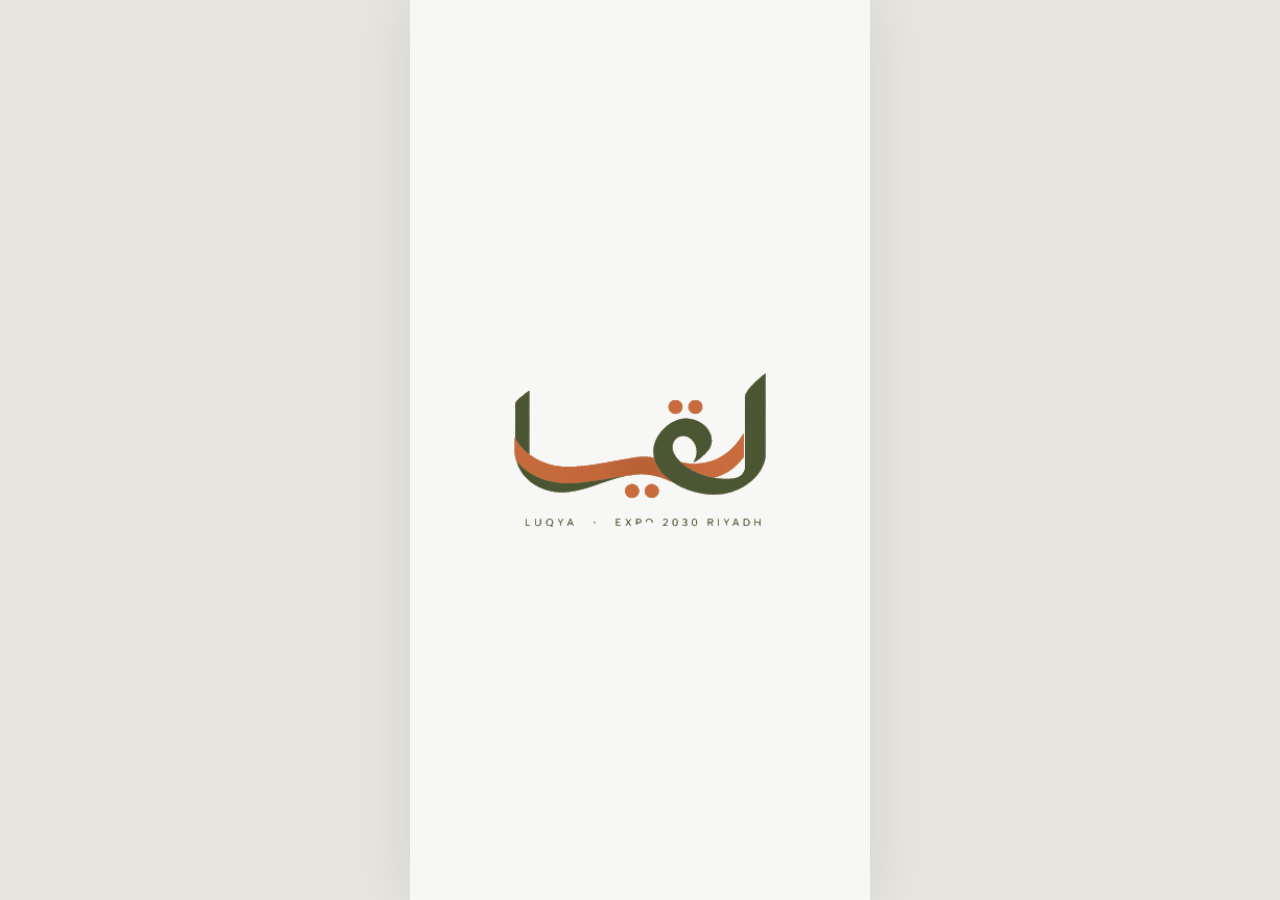
<file: web/index.html>
<!doctype html>
<html lang="ar" dir="rtl">
<head>
<meta charset="utf-8">
<meta name="viewport" content="width=device-width, initial-scale=1">
<title>لقيا</title>
<script>
  // The app opens at home (home.html sends first-time visitors to the onboarding).
  // Old tour links (index.html?scene=…, ?stop=…, ?edit) still land in the tour, now tour.html.
  location.replace((location.search ? 'tour.html' : 'home.html') + location.search + location.hash);
</script>
</head>
<body style="background:#F7F7F5">
  <noscript><a href="home.html">لقيا</a></noscript>
</body>
</html>
</file>
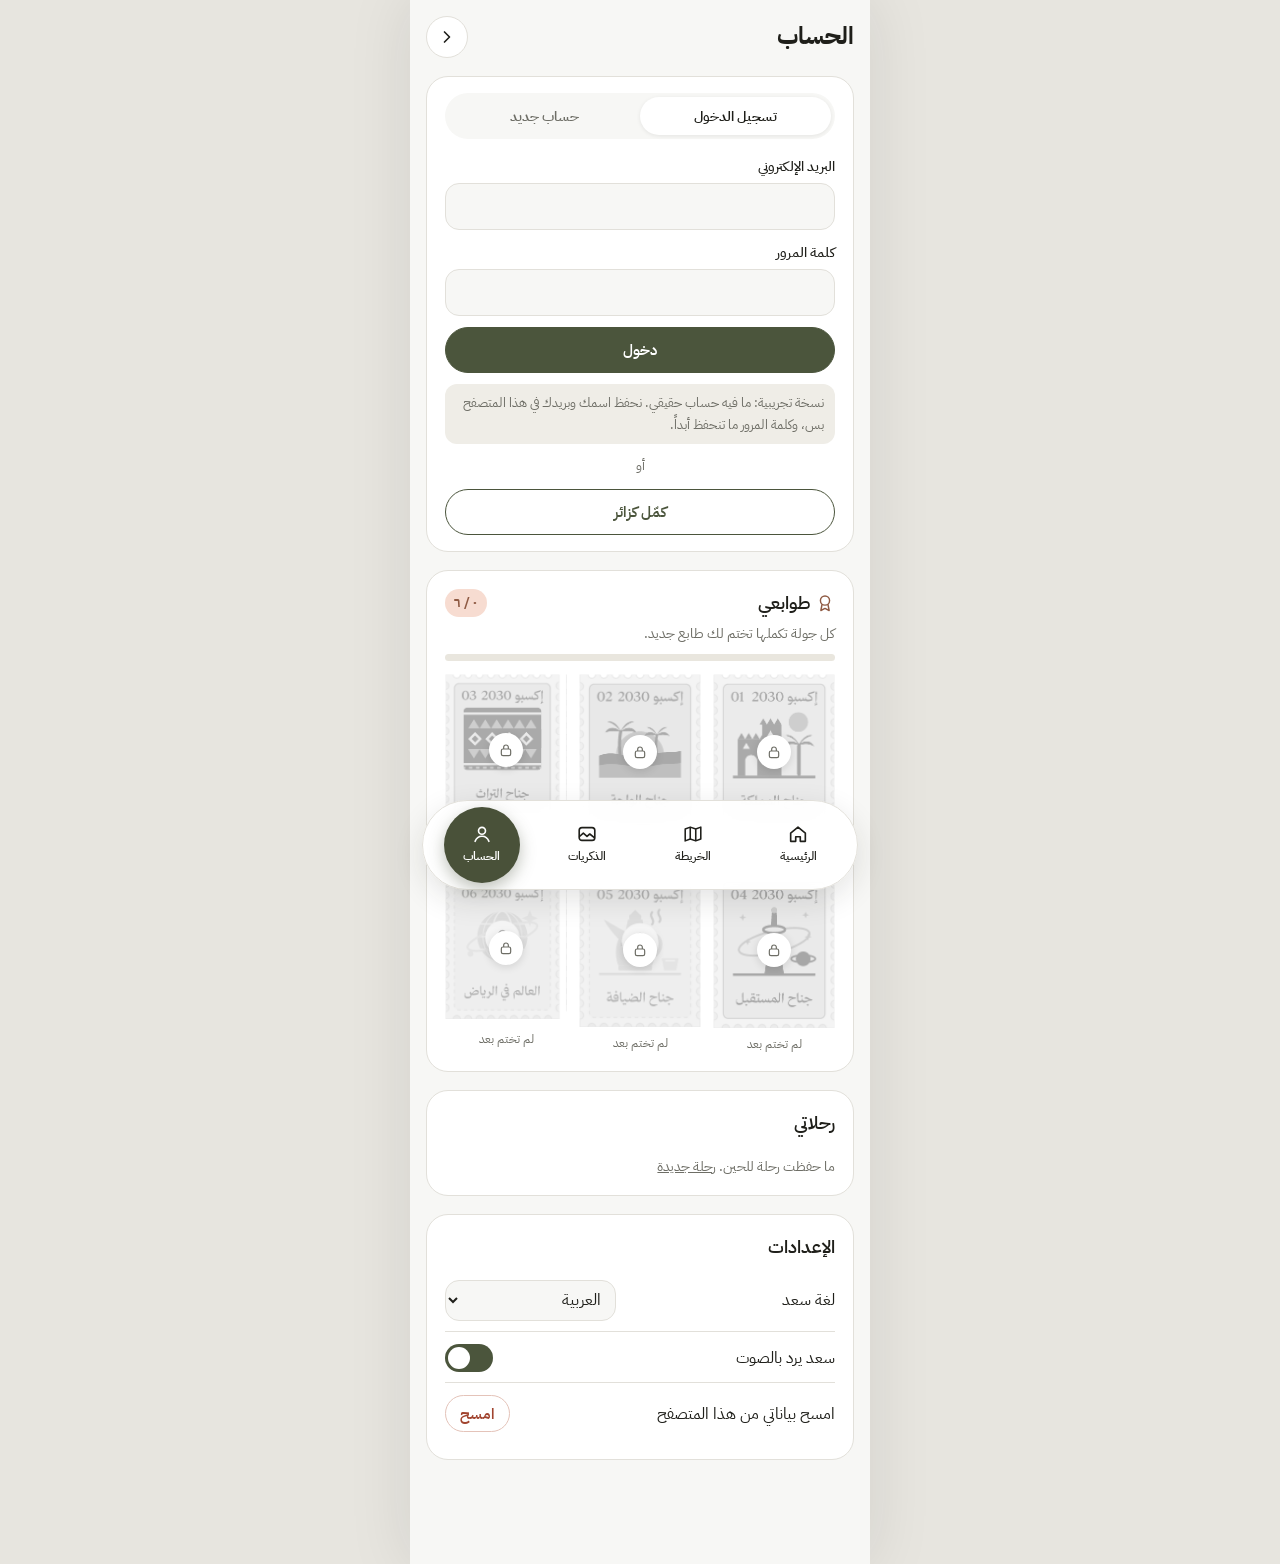
<file: web/account.html>
<!doctype html>
<html lang="ar" dir="rtl">
<head>
<meta charset="utf-8">
<meta name="viewport" content="width=device-width, initial-scale=1">
<title>لقيا · الحساب</title>
<link rel="preconnect" href="https://fonts.googleapis.com">
<link rel="preconnect" href="https://fonts.gstatic.com" crossorigin>
<link href="https://fonts.googleapis.com/css2?family=IBM+Plex+Sans+Arabic:wght@400;500;600;700&display=swap" rel="stylesheet">
<link rel="stylesheet" href="laqya.css">
<style>
  /* The account is a mockup: nothing leaves this browser, and no password is ever kept */
  .demo { margin: 0; font-size: .8rem; color: var(--soft); background: #EFEDE7; border-radius: 12px; padding: .45rem .7rem; }
  .tabs { display: grid; grid-template-columns: 1fr 1fr; background: var(--bg); border-radius: 999px; padding: 4px; }
  .tabs button { font: 600 .9rem var(--font); border: 0; border-radius: 999px; padding: .5rem; background: none; color: var(--soft); cursor: pointer; }
  .tabs button[aria-selected="true"] { background: var(--card); color: var(--ink); box-shadow: 0 1px 4px rgba(0, 0, 0, .08); }
  form { display: grid; gap: .7rem; }
  label.f { display: grid; gap: .25rem; font-size: .86rem; font-weight: 500; }
  input[type="text"], input[type="email"], input[type="password"], select {
    font: inherit; color: var(--ink); background: var(--bg); border: 1px solid var(--line); border-radius: 14px; padding: .65rem .8rem; width: 100%; }
  input:focus, select:focus { outline: 3px solid var(--focus); outline-offset: 1px; }
  .or { text-align: center; color: var(--soft); font-size: .82rem; margin: 0; }
  .link { background: none; border: 0; color: var(--olive); font: 600 .9rem var(--font); cursor: pointer; padding: .3rem; }

  .profile { display: flex; align-items: center; gap: .9rem; }
  .avatar { width: 64px; height: 64px; border-radius: 50%; display: grid; place-items: center; flex: none;
    background: var(--lilac); color: var(--plum); font-size: 1.6rem; font-weight: 700; }
  .profile b { display: block; font-size: 1.2rem; }
  .profile small { color: var(--soft); }
  .stats { display: grid; grid-template-columns: repeat(3, 1fr); gap: .5rem; text-align: center; }
  .stats div { background: var(--bg); border-radius: 16px; padding: .6rem .3rem; }
  .stats b { display: block; font-size: 1.3rem; color: var(--olive); }
  .stats span { font-size: .78rem; color: var(--soft); }

  /* "طوابعي" (Figma): postage stamps, the ones not stamped yet greyed with a lock */
  .stamps-head { display: flex; align-items: center; justify-content: space-between; gap: .6rem; }
  .stamps-head h2 { display: flex; align-items: center; gap: .35rem; }
  .stamps-head h2 svg { width: 20px; height: 20px; color: var(--terra); }
  .count-pill { background: var(--peach); color: var(--terra); font-weight: 700; font-size: .8rem; border-radius: 999px; padding: .15rem .6rem; }
  .meter { height: 7px; border-radius: 99px; background: #E9E6DE; overflow: hidden; margin: .5rem 0 .2rem; }
  .meter i { display: block; height: 100%; background: #C9A24A; border-radius: inherit; transition: width .6s ease; }
  .stamps { display: grid; grid-template-columns: repeat(3, 1fr); gap: .9rem .7rem; margin-top: .8rem; }
  .stamp { display: grid; justify-items: center; gap: .35rem; text-align: center; font-size: .76rem; color: var(--soft); }
  .stamp .pic { position: relative; width: 100%; }
  .stamp img { width: 100%; height: auto; display: block; }
  .stamp:not(.got) img { filter: grayscale(1) contrast(.85); opacity: .5; }
  .stamp .lock { position: absolute; inset: 0; margin: auto; width: 34px; height: 34px; border-radius: 50%; background: #fff;
    display: grid; place-items: center; box-shadow: 0 2px 8px rgba(0, 0, 0, .12); }
  .stamp .lock svg { width: 16px; height: 16px; color: var(--soft); }
  .stamp.got { color: var(--ink); }

  .trips { display: grid; gap: .5rem; margin-top: .6rem; }
  .trip { text-decoration: none; color: inherit; display: flex; gap: .75rem; align-items: center; background: var(--bg); border-radius: 16px; padding: .6rem; }
  .trip img { width: 58px; height: 58px; border-radius: 12px; object-fit: cover; flex: none; }
  .trip p { margin: 0; font-size: .85rem; line-height: 1.6; }
  .trip small { color: var(--soft); font-size: .75rem; }
  .empty { margin: .4rem 0 0; color: var(--soft); font-size: .88rem; }

  .settings { display: grid; gap: .1rem; margin-top: .4rem; }
  .set { display: flex; align-items: center; justify-content: space-between; gap: .8rem; padding: .65rem 0; border-bottom: 1px solid var(--line); }
  .set:last-child { border-bottom: 0; }
  .set select { width: auto; max-width: 11rem; padding: .4rem .6rem; }
  .switch { position: relative; width: 48px; height: 28px; flex: none; }
  .switch input { position: absolute; inset: 0; opacity: 0; cursor: pointer; margin: 0; }
  .switch span { position: absolute; inset: 0; border-radius: 999px; background: #D6D3CA; transition: background .2s; pointer-events: none; }
  .switch span::after { content: ""; position: absolute; top: 3px; inset-inline-start: 3px; width: 22px; height: 22px; border-radius: 50%;
    background: #fff; transition: inset-inline-start .2s; }
  .switch input:checked + span { background: var(--olive); }
  .switch input:checked + span::after { inset-inline-start: 23px; }
  .switch input:focus-visible + span { outline: 3px solid var(--focus); outline-offset: 2px; }
  .danger { color: #A1442F; border-color: #E4C3B9; }
</style>
</head>
<body>
<main class="page">
  <header class="app-top">
    <h1 style="font-size:1.5rem">الحساب</h1>
    <a class="round" href="home.html" aria-label="الرئيسية">
      <svg viewBox="0 0 24 24" aria-hidden="true"><path d="M9 6l6 6-6 6" stroke="currentColor" stroke-width="2" fill="none" stroke-linecap="round" stroke-linejoin="round"/></svg></a>
  </header>

  <!-- Signed out: sign in or make an account (a mockup) -->
  <section class="card" id="auth" hidden>
    <div class="tabs" role="tablist">
      <button type="button" role="tab" id="tabIn" aria-selected="true">تسجيل الدخول</button>
      <button type="button" role="tab" id="tabUp" aria-selected="false">حساب جديد</button>
    </div>
    <form id="authForm" style="margin-top:1rem" novalidate>
      <label class="f" id="nameRow" hidden>الاسم<input type="text" id="name" autocomplete="name" maxlength="30"></label>
      <label class="f">البريد الإلكتروني<input type="email" id="email" autocomplete="email" dir="ltr" required></label>
      <label class="f">كلمة المرور<input type="password" id="password" autocomplete="current-password" dir="ltr"></label>
      <button class="btn primary block" type="submit" id="authBtn">دخول</button>
      <p class="demo">نسخة تجريبية: ما فيه حساب حقيقي. نحفظ اسمك وبريدك في هذا المتصفح بس، وكلمة المرور ما تنحفظ أبداً.</p>
      <p class="or">أو</p>
      <button class="btn block" type="button" id="guestBtn">كمّل كزائر</button>
    </form>
  </section>

  <!-- Signed in -->
  <section class="card" id="me" hidden>
    <div class="profile">
      <span class="avatar" id="avatar" aria-hidden="true"></span>
      <div><b id="meName"></b><small id="meEmail"></small></div>
    </div>
    <div class="stats" style="margin-top:.9rem">
      <div><b id="statStops">٠</b><span>محطة زرتها</span></div>
      <div><b id="statStamps">٠</b><span>طابع</span></div>
      <div><b id="statTrips">٠</b><span>رحلة محفوظة</span></div>
    </div>
  </section>

  <section class="card">
    <div class="stamps-head">
      <h2><svg viewBox="0 0 24 24" aria-hidden="true"><circle cx="12" cy="9" r="5.5" stroke="currentColor" stroke-width="1.7" fill="none"/><path d="M8.5 13.5L7 21l5-2.5 5 2.5-1.5-7.5" stroke="currentColor" stroke-width="1.7" fill="none" stroke-linejoin="round"/></svg>طوابعي</h2>
      <span class="count-pill" id="stampCount"></span>
    </div>
    <p class="lead" style="font-size:.86rem;margin-top:.2rem">كل جولة تكملها تختم لك طابع جديد.</p>
    <div class="meter" aria-hidden="true"><i id="stampMeter" style="width:0"></i></div>
    <div class="stamps" id="stamps"></div>
  </section>

  <section class="card">
    <h2>رحلاتي</h2>
    <div class="trips" id="trips"></div>
  </section>

  <section class="card">
    <h2>الإعدادات</h2>
    <div class="settings">
      <div class="set"><label for="langPick">لغة سعد</label><select id="langPick"></select></div>
      <div class="set"><span id="replyLabel">سعد يرد بالصوت</span>
        <label class="switch"><input type="checkbox" id="replyVoice" aria-labelledby="replyLabel"><span></span></label></div>
      <div class="set"><span>امسح بياناتي من هذا المتصفح</span><button class="btn danger" type="button" id="wipeBtn" style="padding:.4rem .9rem">امسح</button></div>
    </div>
    <button class="link" type="button" id="outBtn" hidden style="margin-top:.4rem">تسجيل الخروج</button>
  </section>
</main>
<nav class="tabbar" data-current="account"></nav>
<script type="module" src="laqya-nav.js"></script>
<script type="module">
import { LANGUAGES, savedLang, rememberLang } from './languages.js';
import { STAMPS, earned, stampDate } from './stamps.js';
import * as trips from './trips.js';

const $ = (id) => document.getElementById(id);
const ar = (n) => Number(n).toLocaleString('ar-SA');
const read = (k, d) => { try { return JSON.parse(localStorage.getItem(k)) ?? d; } catch { return d; } };
const write = (k, v) => { try { localStorage.setItem(k, JSON.stringify(v)); } catch {} };
let signUp = false;
const params = new URLSearchParams(location.search);
const next = params.get('next') === 'home';   // came from the onboarding's welcome: back home once signed in

// ---------- signing in (a mockup) ----------
function setTab(up) {
  signUp = up;
  $('tabIn').setAttribute('aria-selected', String(!up));
  $('tabUp').setAttribute('aria-selected', String(up));
  $('nameRow').hidden = !up;
  $('authBtn').textContent = up ? 'أنشئ حسابي' : 'دخول';
  $('password').autocomplete = up ? 'new-password' : 'current-password';
}
$('tabIn').addEventListener('click', () => setTab(false));
$('tabUp').addEventListener('click', () => setTab(true));
$('authForm').addEventListener('submit', (e) => {
  e.preventDefault();
  const email = $('email').value.trim();
  if (!/^\S+@\S+\.\S+$/.test(email)) { $('email').focus(); $('email').setCustomValidity('اكتب بريد صحيح'); $('email').reportValidity(); return; }
  const name = (signUp && $('name').value.trim()) || email.split('@')[0];
  $('password').value = '';   // never kept
  write('laqya-user', { name, email });
  if (next) return location.replace('home.html');
  draw();
});
$('email').addEventListener('input', () => $('email').setCustomValidity(''));
$('guestBtn').addEventListener('click', () => { write('laqya-user', { name: 'زائر', guest: true }); if (next) return location.replace('home.html'); draw(); });
$('outBtn').addEventListener('click', () => { try { localStorage.removeItem('laqya-user'); } catch {} draw(); });
$('wipeBtn').addEventListener('click', () => {
  if (!confirm('نمسح حسابك وطوابعك ورحلاتك المحفوظة من هذا المتصفح؟')) return;
  try { ['laqya-user', 'laqya-stop', 'laqya-asked', 'laqya-stamps'].forEach((k) => localStorage.removeItem(k)); } catch {}
  trips.clear();   // the saved trips and their films
  draw();
});

// ---------- settings: the same ones the tour reads ----------
$('langPick').replaceChildren(...LANGUAGES.map((l) => new Option(l.name, l.code)));
$('langPick').value = savedLang() || 'ar';
$('langPick').addEventListener('change', () => { rememberLang($('langPick').value); draw(); });
try { $('replyVoice').checked = localStorage.getItem('expo-reply') !== 'text'; } catch {}
$('replyVoice').addEventListener('change', () => { try { localStorage.setItem('expo-reply', $('replyVoice').checked ? 'voice' : 'text'); } catch {} });

// ---------- the passport, the trips, the profile ----------
function draw() {
  const user = read('laqya-user', null);
  const stop = read('laqya-stop', null);
  const saved = trips.list();
  const reached = stop ? Math.max(stop.max || 0, stop.n || 0) : 0;

  // the passport: a pavilion is stamped when its tour is finished (tour.js)
  const mine = earned();
  const LOCK = '<svg viewBox="0 0 24 24"><rect x="5" y="10.5" width="14" height="10" rx="2.5" stroke="currentColor" stroke-width="1.8" fill="none"/><path d="M8.5 10.5V8a3.5 3.5 0 017 0v2.5" stroke="currentColor" stroke-width="1.8" fill="none"/></svg>';
  $('stamps').replaceChildren(...STAMPS.map((s) => {
    const d = document.createElement('div');
    const at = mine[s.id];
    d.className = 'stamp' + (at ? ' got' : '');
    d.innerHTML = `<span class="pic"><img src="${s.img}" alt="طابع ${s.name}">${at ? '' : `<span class="lock" aria-hidden="true">${LOCK}</span>`}</span>`
      + `<span>${at ? stampDate(at) : 'لم تختم بعد'}</span>`;
    return d;
  }));
  const got = STAMPS.filter((s) => mine[s.id]).length;
  $('stampCount').textContent = `${ar(got)} / ${ar(STAMPS.length)}`;
  $('stampMeter').style.width = `${(got / STAMPS.length) * 100}%`;

  $('trips').replaceChildren(...(saved.length ? saved.slice(0, 3).map((t) => {
    const d = document.createElement('a');
    d.className = 'trip';
    d.href = 'memories.html';
    const when = new Date(t.at).toLocaleDateString('ar-SA', { day: 'numeric', month: 'long' });
    const voice = { mine: 'بصوتك', saad: 'بصوت سعد', none: 'بدون صوت' }[t.voice] || '';
    d.innerHTML = '<img alt=""><div><p></p><small></small></div>';
    d.querySelector('img').src = t.thumb || 'img/arches.jpg';
    d.querySelector('p').textContent = t.title || t.story || 'رحلتي';
    d.querySelector('small').textContent = `${when} · ${voice} · ${ar(t.seconds || 0)} ثانية`;
    return d;
  }) : [Object.assign(document.createElement('p'), { className: 'empty', innerHTML: 'ما حفظت رحلة للحين. <a href="memory.html">رحلة جديدة</a>' })]));

  $('auth').hidden = !!user;
  $('me').hidden = !user;
  $('outBtn').hidden = !user;
  if (user) {
    $('avatar').textContent = (user.name || '؟')[0];
    $('meName').textContent = user.name;
    $('meEmail').textContent = user.guest ? 'زائر' : user.email;
    $('statStops').textContent = ar(reached);
    $('statStamps').textContent = ar(got);
    $('statTrips').textContent = ar(saved.length);
  }
}
if (params.get('signup')) setTab(true);
draw();
</script>
</body>
</html>
</file>
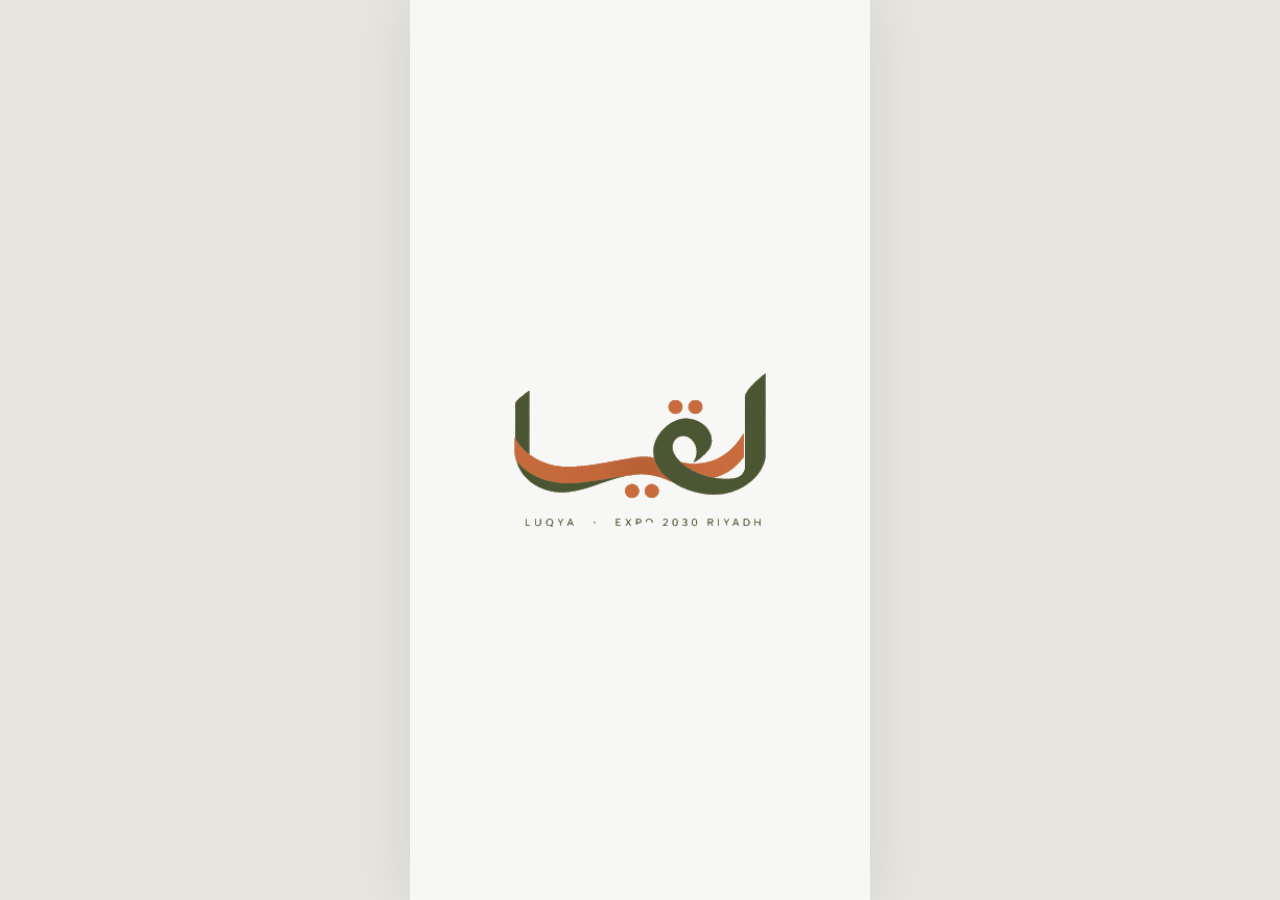
<file: web/home.html>
<!doctype html>
<html lang="ar" dir="rtl">
<head>
<meta charset="utf-8">
<meta name="viewport" content="width=device-width, initial-scale=1">
<title>لقيا</title>
<link rel="preconnect" href="https://fonts.googleapis.com">
<link rel="preconnect" href="https://fonts.gstatic.com" crossorigin>
<link href="https://fonts.googleapis.com/css2?family=IBM+Plex+Sans+Arabic:wght@400;500;600;700&display=swap" rel="stylesheet">
<link rel="stylesheet" href="laqya.css">
<script>
  // first visit: the onboarding (logo, two slides, welcome) comes before home
  try { if (!localStorage.getItem('laqya-onboarded') && !localStorage.getItem('laqya-user')) location.replace('onboarding.html'); } catch {}
</script>
<style>
  /* Home, as the team's Figma draws it */
  .page { padding-top: 0; }
  .hero { position: relative; margin-inline: -16px; height: min(62vh, 430px); background: #D9CBB8 url(img/arches.jpg) center 35% / cover;
    display: grid; align-content: end; padding: 0 20px 1rem; }
  .hero::after { content: ""; position: absolute; inset: 0; background: linear-gradient(180deg, rgba(247, 247, 245, 0) 45%, rgba(247, 247, 245, .85) 78%, var(--bg)); }
  .hero > * { position: relative; z-index: 1; }
  .bell { position: absolute; z-index: 2; top: calc(1rem + env(safe-area-inset-top, 0px)); inset-inline-end: 16px; width: 46px; height: 46px;
    border-radius: 50%; background: #fff; border: 0; display: grid; place-items: center; box-shadow: 0 4px 14px rgba(0, 0, 0, .08); cursor: pointer; }
  .bell svg { width: 22px; height: 22px; }
  .bell::after { content: ""; position: absolute; top: 9px; inset-inline-end: 9px; width: 8px; height: 8px; border-radius: 50%; background: #B4382A; }
  .hero h1 { font-size: clamp(2rem, 9vw, 2.6rem); }
  .hero p { margin: .1rem 0 0; color: var(--soft); }

  .duo { display: grid; grid-template-columns: 1fr 1fr; gap: .75rem; }
  .tile { position: relative; display: grid; grid-template-columns: 1fr 34%; min-height: 205px; border-radius: 24px; overflow: hidden; text-decoration: none; }
  .tile .pic { background: center / cover; }
  .tile .txt { padding: .9rem .75rem 3.4rem; display: grid; align-content: start; gap: .35rem; }
  .tile .badge { width: 36px; height: 36px; border-radius: 50%; display: grid; place-items: center; color: #fff; justify-self: end; }
  .tile .badge svg { width: 18px; height: 18px; }
  .tile b { font-size: 1.05rem; font-weight: 700; color: var(--ink); line-height: 1.35; }
  .tile small { font-size: .78rem; line-height: 1.6; color: #5b5750; }
  .tile .arrow { position: absolute; bottom: .8rem; inset-inline-end: calc(34% + .75rem); width: 34px; height: 34px; border-radius: 50%;
    background: #fff; display: grid; place-items: center; color: var(--ink); }
  .tile .arrow svg { width: 16px; height: 16px; }
  .tile.expo { background: var(--peach); }
  .tile.expo .badge { background: var(--terra); }
  .tile.mem { background: var(--lilac); }
  .tile.mem .badge { background: var(--plum); }

  .resume { display: grid; grid-template-columns: 1fr auto; gap: .9rem; align-items: center; padding: 1rem; border-radius: 24px; }
  .resume h2 { display: flex; align-items: center; gap: .4rem; font-size: 1.1rem; font-weight: 700; }
  .resume h2 svg { width: 20px; height: 20px; }
  .resume p { margin: .3rem 0 .7rem; color: var(--soft); font-size: .86rem; line-height: 1.7; }
  .resume .btn { padding: .5rem 1rem; font-size: .9rem; }
  .thumb { position: relative; width: 120px; height: 82px; border-radius: 16px; background: url(img/dome.jpg) center / cover; display: grid; place-items: center; }
  .thumb span { width: 34px; height: 34px; border-radius: 50%; background: rgba(255, 255, 255, .9); display: grid; place-items: center; }
  .thumb svg { width: 14px; height: 14px; }
  .bar { height: 4px; border-radius: 99px; background: var(--line); margin: -.3rem 0 .7rem; overflow: hidden; }
  .bar i { display: block; height: 100%; background: var(--olive); }

  .more h2 { display: flex; align-items: center; gap: .4rem; font-size: 1.1rem; font-weight: 700; }
  .more h2 svg { width: 18px; height: 18px; }
  .strip { display: grid; grid-auto-flow: column; grid-auto-columns: 48%; gap: .75rem; overflow-x: auto; scrollbar-width: none; margin-top: .6rem; padding-bottom: .2rem; }
  .exp { position: relative; height: 170px; border-radius: 22px; background: center / cover; overflow: hidden; text-decoration: none; color: #fff;
    display: grid; align-content: end; padding: .7rem .8rem; }
  .exp::before { content: ""; position: absolute; inset: 0; background: linear-gradient(180deg, transparent 40%, rgba(20, 18, 14, .7)); }
  .exp b, .exp small { position: relative; }
  .exp b { font-weight: 600; }
  .exp small { opacity: .85; font-size: .78rem; }
  .exp .tag { position: absolute; top: .6rem; inset-inline-start: .6rem; background: rgba(255, 255, 255, .9); color: var(--ink); }
</style>
</head>
<body>
<main class="page">
  <section class="hero">
    <button class="bell" type="button" aria-label="التنبيهات">
      <svg viewBox="0 0 24 24" aria-hidden="true"><path d="M6 16V11a6 6 0 0112 0v5l1.5 2h-15zM10 20.5a2 2 0 004 0" stroke="currentColor" stroke-width="1.7" fill="none" stroke-linejoin="round"/></svg></button>
    <h1>إكسبو أقرب لك</h1>
    <p id="hello">اكتشف العالم من مكانك، أو عِش ذكرياتك من جديد.</p>
  </section>

  <div class="duo">
    <a class="tile expo" href="map.html">
      <span class="txt">
        <span class="badge"><svg viewBox="0 0 24 24" aria-hidden="true"><circle cx="12" cy="12" r="8.5" stroke="currentColor" stroke-width="1.7" fill="none"/><path d="M15 9l-2 4-4 2 2-4z" stroke="currentColor" stroke-width="1.5" fill="none" stroke-linejoin="round"/></svg></span>
        <b>اكتشف الإكسبو</b><small>جولات افتراضية لأجنحة الدول والمعالم المميّزة.</small>
      </span>
      <span class="pic" style="background-image:url(img/dome.jpg)"></span>
      <span class="arrow" aria-hidden="true"><svg viewBox="0 0 24 24"><path d="M19 12H5M11 6l-6 6 6 6" stroke="currentColor" stroke-width="2" fill="none" stroke-linecap="round" stroke-linejoin="round"/></svg></span>
    </a>
    <a class="tile mem" href="memory.html">
      <span class="txt">
        <span class="badge"><svg viewBox="0 0 24 24" aria-hidden="true"><path d="M12 3l1.8 5.5L19.5 10l-5.7 1.6L12 17l-1.8-5.4L4.5 10l5.7-1.5z" stroke="currentColor" stroke-width="1.5" fill="none" stroke-linejoin="round"/></svg></span>
        <b>اصنع ذكرياتك</b><small>حوّل لحظاتك في الإكسبو إلى رحلة تفاعلية بصوتك.</small>
      </span>
      <span class="pic" style="background-image:url(img/arches.jpg)"></span>
      <span class="arrow" aria-hidden="true"><svg viewBox="0 0 24 24"><path d="M19 12H5M11 6l-6 6 6 6" stroke="currentColor" stroke-width="2" fill="none" stroke-linecap="round" stroke-linejoin="round"/></svg></span>
    </a>
  </div>

  <section class="card resume">
    <div>
      <h2><svg viewBox="0 0 24 24" aria-hidden="true"><path d="M4 12a8 8 0 102.3-5.6M4 4v4h4M12 8v4l3 2" stroke="currentColor" stroke-width="1.7" fill="none" stroke-linecap="round" stroke-linejoin="round"/></svg>أكمل رحلتك</h2>
      <p id="resumeText">تابع استكشافك من حيث توقّفت في رحلتك السابقة.</p>
      <div class="bar" id="barWrap" hidden><i id="resumeBar"></i></div>
      <a class="btn primary" id="resume" href="tour.html">متابعة الرحلة
        <svg viewBox="0 0 24 24" width="18" height="18" aria-hidden="true"><path d="M19 12H5M11 6l-6 6 6 6" stroke="currentColor" stroke-width="2" fill="none" stroke-linecap="round" stroke-linejoin="round"/></svg></a>
    </div>
    <a class="thumb" href="tour.html" aria-label="شغّل الجولة"><span><svg viewBox="0 0 24 24" aria-hidden="true"><path d="M8 5.5v13l11-6.5z" fill="currentColor"/></svg></span></a>
  </section>

  <section class="more">
    <h2><svg viewBox="0 0 24 24" aria-hidden="true"><path d="M12 3l1.8 5.5L19.5 10l-5.7 1.6L12 17l-1.8-5.4L4.5 10l5.7-1.5z" stroke="currentColor" stroke-width="1.5" fill="none" stroke-linejoin="round"/></svg>لا تفوّت هذه التجارب</h2>
    <div class="strip">
      <a class="exp" href="tour.html" style="background-image:url(img/dome.jpg)"><span class="tag open">متاح</span><b>جناح المملكة</b><small>٩ محطات مع سعد</small></a>
      <a class="exp" href="memory.html" style="background-image:url(img/arches.jpg)"><b>اصنع ذكرياتك</b><small>رحلتك بصوتك</small></a>
      <a class="exp" href="map.html" style="background-image:url(img/onboard-1.jpg)"><span class="tag soon">قريباً</span><b>أجنحة الدول</b><small>على الخريطة</small></a>
    </div>
  </section>
</main>
<nav class="tabbar" data-current="home"></nav>
<script type="module" src="laqya-nav.js"></script>
<script>
  // where the visitor stopped in the tour (tour.js keeps it)
  try {
    const s = JSON.parse(localStorage.getItem('laqya-stop') || 'null');
    if (s && s.of) {
      const ar = (n) => n.toLocaleString('ar-SA');
      document.getElementById('resumeText').textContent = `وصلت المحطة ${ar(s.n)} من ${ar(s.of)}` + (s.name ? ` · ${s.name}` : '');
      document.getElementById('barWrap').hidden = false;
      document.getElementById('resumeBar').style.width = Math.round((s.n / s.of) * 100) + '%';
      document.getElementById('resume').href = `tour.html?stop=${s.stop}`;
    }
  } catch {}
</script>
</body>
</html>
</file>
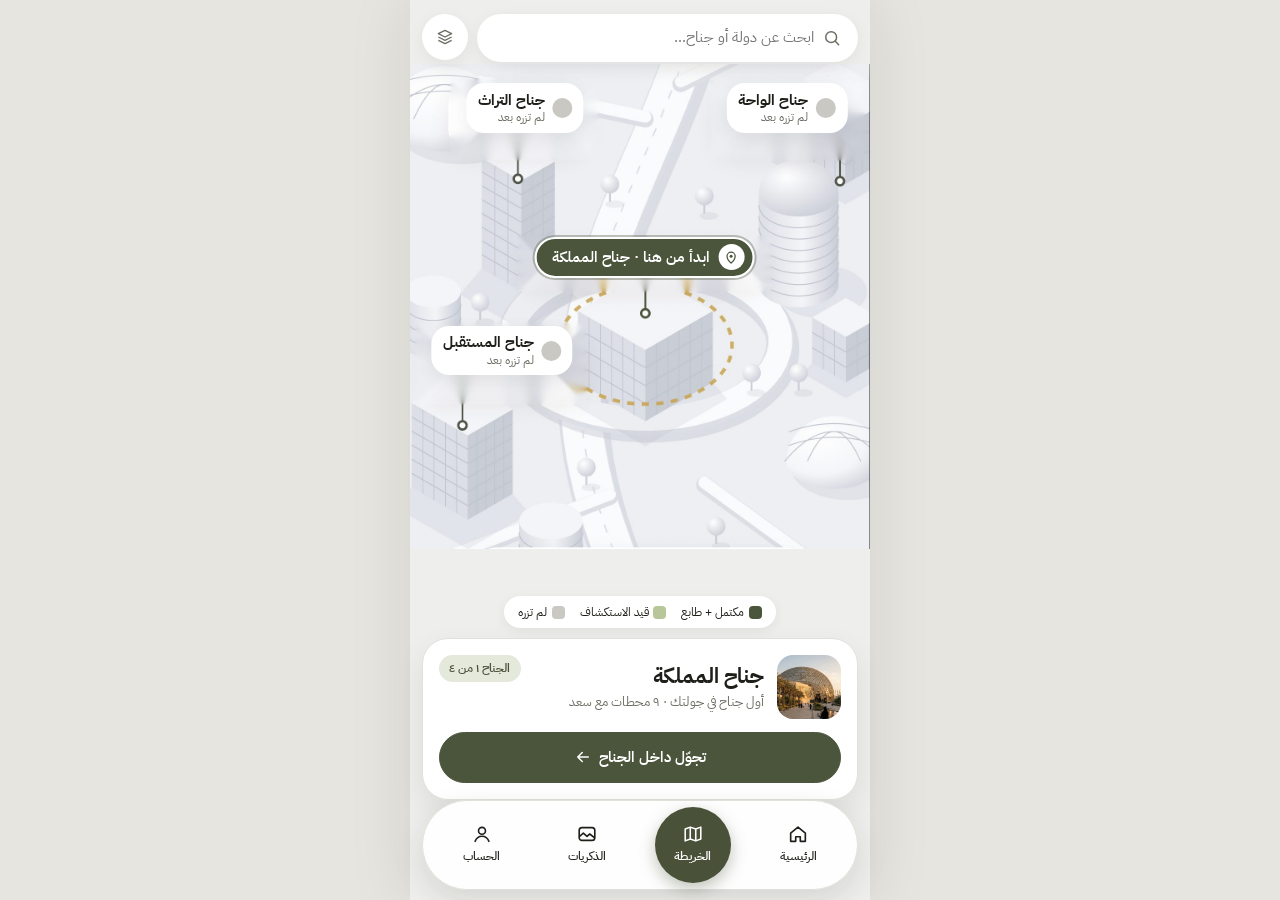
<file: web/map.html>
<!doctype html>
<html lang="ar" dir="rtl">
<head>
<meta charset="utf-8">
<meta name="viewport" content="width=device-width, initial-scale=1">
<title>لقيا · الخريطة</title>
<link rel="preconnect" href="https://fonts.googleapis.com">
<link rel="preconnect" href="https://fonts.gstatic.com" crossorigin>
<link href="https://fonts.googleapis.com/css2?family=IBM+Plex+Sans+Arabic:wght@400;500;600;700&display=swap" rel="stylesheet">
<link rel="stylesheet" href="laqya.css">
<style>
  /* The Expo map, as the team's Figma draws it: a white 3D city, the pavilions as labels, the chosen one in a card below.
     Only the Kingdom pavilion opens (the 3D tour with Saad); the rest show what the app will hold. */
  body { background: #EEEEEC; }
  .stage { position: fixed; inset: 0; background: #EEEEEC; overflow: hidden; }
  .city { position: absolute; left: 50%; top: calc(64px + env(safe-area-inset-top, 0px)); transform: translateX(-50%);
    width: min(100vw, 560px); aspect-ratio: 1104 / 1164; background: url(img/map.jpg) center / cover; }
  .city::before { content: ""; position: absolute; inset: -40px 0 auto; height: 60px; background: linear-gradient(#EEEEEC, transparent); }

  .search { position: fixed; z-index: 5; top: calc(14px + env(safe-area-inset-top, 0px)); inset-inline: 12px; max-width: 536px; margin: 0 auto;
    display: flex; gap: .55rem; }
  .search label { flex: 1; display: flex; align-items: center; gap: .5rem; background: #fff; border-radius: 999px; padding: 0 1rem;
    box-shadow: 0 4px 16px rgba(0, 0, 0, .06); }
  .search input { flex: 1; border: 0; background: none; font: inherit; font-size: .92rem; padding: .7rem 0; min-width: 0; color: var(--ink); }
  .search input:focus { outline: none; }
  .search label:focus-within { outline: 3px solid var(--focus); outline-offset: 2px; }
  .search svg { width: 20px; height: 20px; flex: none; color: var(--soft); }
  .search .round { width: 46px; height: 46px; border: 0; box-shadow: 0 4px 16px rgba(0, 0, 0, .06); }

  /* a pavilion label: white card, status dot, a stem down to its building */
  .pav { position: absolute; transform: translate(-50%, 0); display: flex; align-items: center; gap: .5rem; background: #fff; border: 0;
    border-radius: 18px; padding: .45rem .7rem; box-shadow: 0 6px 18px rgba(0, 0, 0, .08); cursor: pointer; font: inherit; color: var(--ink);
    text-align: start; white-space: nowrap; }
  .pav b { display: block; font-size: clamp(.8rem, 3.4vw, .95rem); font-weight: 700; line-height: 1.3; }
  .pav small { display: block; font-size: clamp(.66rem, 2.7vw, .74rem); color: var(--soft); line-height: 1.3; }
  .pav .st { width: 20px; height: 20px; border-radius: 50%; background: #C9C8C3; flex: none; }
  .pav[aria-pressed="true"] { outline: 2px solid var(--olive); }
  .pav.start { background: var(--olive); color: #fff; border-radius: 999px; padding: .35rem .55rem .35rem 1rem; }
  .pav.start .st { background: #fff; display: grid; place-items: center; width: 26px; height: 26px; }
  .pav.start .st svg { width: 15px; height: 15px; color: var(--olive); }
  .pav.start b { font-size: clamp(.8rem, 3.4vw, .92rem); font-weight: 600; }
  .pav.start[aria-pressed="true"] { outline-color: #fff; box-shadow: 0 0 0 4px rgba(75, 85, 60, .35); }
  .pav.done .st { background: var(--olive); }
  .pav.doing .st { background: #B8C79A; }

  .sheet { position: fixed; z-index: 6; inset-inline: 12px; bottom: calc(100px + env(safe-area-inset-bottom, 0px)); max-width: 536px; margin: 0 auto; display: grid; gap: .6rem; }
  .legend { justify-self: center; display: flex; gap: .9rem; align-items: center; background: #fff; border-radius: 999px; padding: .35rem .9rem;
    font-size: .76rem; box-shadow: 0 4px 14px rgba(0, 0, 0, .06); }
  .legend span { display: inline-flex; align-items: center; gap: .3rem; }
  .legend i { width: 13px; height: 13px; border-radius: 4px; display: inline-block; }
  .card.info { border-radius: 26px; padding: 1rem; display: grid; gap: .8rem; box-shadow: 0 12px 30px rgba(0, 0, 0, .08); }
  .info-top { display: flex; gap: .8rem; align-items: center; }
  .info-top .ph { width: 64px; height: 64px; border-radius: 16px; background: center / cover; flex: none; }
  .info-top .ph.soon { background: var(--peach); display: grid; place-items: center; color: var(--terra); font-weight: 700; font-size: 1.5rem; }
  .info-top div { flex: 1; min-width: 0; }
  .info-top h2 { font-size: 1.3rem; font-weight: 700; line-height: 1.4; }
  .info-top p { margin: 0; color: var(--soft); font-size: .84rem; line-height: 1.6; }
  .count { background: #E5E9DC; color: var(--olive); font-size: .74rem; font-weight: 600; border-radius: 999px; padding: .2rem .65rem; white-space: nowrap; align-self: start; }
  .info .btn { padding: .85rem; }
</style>
</head>
<body>
<div class="stage">
  <div class="city" id="city"></div>
</div>

<div class="search">
  <label><svg viewBox="0 0 24 24" aria-hidden="true"><circle cx="11" cy="11" r="6.5" stroke="currentColor" stroke-width="1.8" fill="none"/><path d="M16 16l4 4" stroke="currentColor" stroke-width="1.8" stroke-linecap="round"/></svg>
    <input type="search" id="q" placeholder="ابحث عن دولة أو جناح..." aria-label="ابحث عن دولة أو جناح"></label>
  <button class="round" type="button" aria-label="طبقات الخريطة">
    <svg viewBox="0 0 24 24" aria-hidden="true"><path d="M12 4l8 4-8 4-8-4zM4 12l8 4 8-4M4 16l8 4 8-4" stroke="currentColor" stroke-width="1.6" fill="none" stroke-linejoin="round"/></svg></button>
</div>

<div class="sheet">
  <div class="legend" aria-hidden="true">
    <span><i style="background:var(--olive)"></i>مكتمل + طابع</span>
    <span><i style="background:#B8C79A"></i>قيد الاستكشاف</span>
    <span><i style="background:#C9C8C3"></i>لم تزره</span>
  </div>
  <article class="card info" id="info" aria-live="polite"></article>
</div>

<nav class="tabbar" data-current="map"></nav>
<script type="module" src="laqya-nav.js"></script>
<script>
  // label positions are where the Figma draws them on this city image (percent of the image)
  const PAVILIONS = [
    { id: 'ksa', name: 'جناح المملكة', open: true, x: 51, y: 36, start: true,
      about: 'أول جناح في جولتك · ٩ محطات مع سعد' },
    { id: 'heritage', name: 'جناح التراث', x: 25, y: 4 },
    { id: 'oasis', name: 'جناح الواحة', x: 82, y: 4 },
    { id: 'future', name: 'جناح المستقبل', x: 20, y: 54 },
  ];
  const $ = (id) => document.getElementById(id);
  const ar = (n) => n.toLocaleString('ar-SA');
  let picked = 'ksa';

  // the Kingdom pavilion's status comes from the tour (tour.js keeps how far the visitor got)
  function ksaState() {
    try {
      const s = JSON.parse(localStorage.getItem('laqya-stop') || 'null');
      if (!s) return '';
      return Math.max(s.max || 0, s.n || 0) >= s.of ? 'done' : 'doing';
    } catch { return ''; }
  }

  function draw() {
    const q = $('q').value.trim();
    const city = $('city');
    city.replaceChildren();
    for (const p of PAVILIONS) {
      if (q && !p.name.includes(q)) continue;
      const b = document.createElement('button');
      b.type = 'button';
      const state = p.open ? ksaState() : '';
      b.className = 'pav' + (p.start ? ' start' : '') + (state ? ' ' + state : '');
      b.style.left = p.x + '%'; b.style.top = p.y + '%';
      b.setAttribute('aria-pressed', String(p.id === picked));
      b.innerHTML = p.start
        ? `<span class="st"><svg viewBox="0 0 24 24" aria-hidden="true"><path d="M12 21s-6.5-5.6-6.5-11a6.5 6.5 0 0113 0c0 5.4-6.5 11-6.5 11z" stroke="currentColor" stroke-width="2" fill="none"/><circle cx="12" cy="10" r="2.4" fill="currentColor"/></svg></span><b>ابدأ من هنا · ${p.name}</b>`
        : `<span class="st"></span><span><b>${p.name}</b><small>${state === 'done' ? 'مكتمل' : 'لم تزره بعد'}</small></span>`;
      b.addEventListener('click', () => { picked = p.id; draw(); });
      city.appendChild(b);
    }
    const i = PAVILIONS.findIndex((p) => p.id === picked);
    const p = PAVILIONS[i];
    $('info').innerHTML = p.open
      ? `<div class="info-top"><span class="ph" style="background-image:url(img/dome.jpg)"></span>
           <div><h2>${p.name}</h2><p>${p.about}</p></div><span class="count">الجناح ${ar(i + 1)} من ${ar(PAVILIONS.length)}</span></div>
         <a class="btn primary block" href="tour.html">تجوّل داخل الجناح
           <svg viewBox="0 0 24 24" width="18" height="18" aria-hidden="true"><path d="M19 12H5M11 6l-6 6 6 6" stroke="currentColor" stroke-width="2" fill="none" stroke-linecap="round" stroke-linejoin="round"/></svg></a>`
      : `<div class="info-top"><span class="ph soon" aria-hidden="true">${p.name.replace(/^جناح (ال)?/, '')[0]}</span>
           <div><h2>${p.name}</h2><p>نجهّز جولته ثلاثية الأبعاد. لين يفتح، ابدأ من جناح المملكة.</p></div><span class="count">قريباً</span></div>
         <button class="btn block" type="button" id="toKsa">روح لجناح المملكة</button>`;
    $('toKsa')?.addEventListener('click', () => { picked = 'ksa'; $('q').value = ''; draw(); });
  }
  $('q').addEventListener('input', () => {
    const hit = PAVILIONS.find((p) => p.name.includes($('q').value.trim()));
    if (hit) picked = hit.id;
    draw();
  });
  draw();
</script>
</body>
</html>
</file>
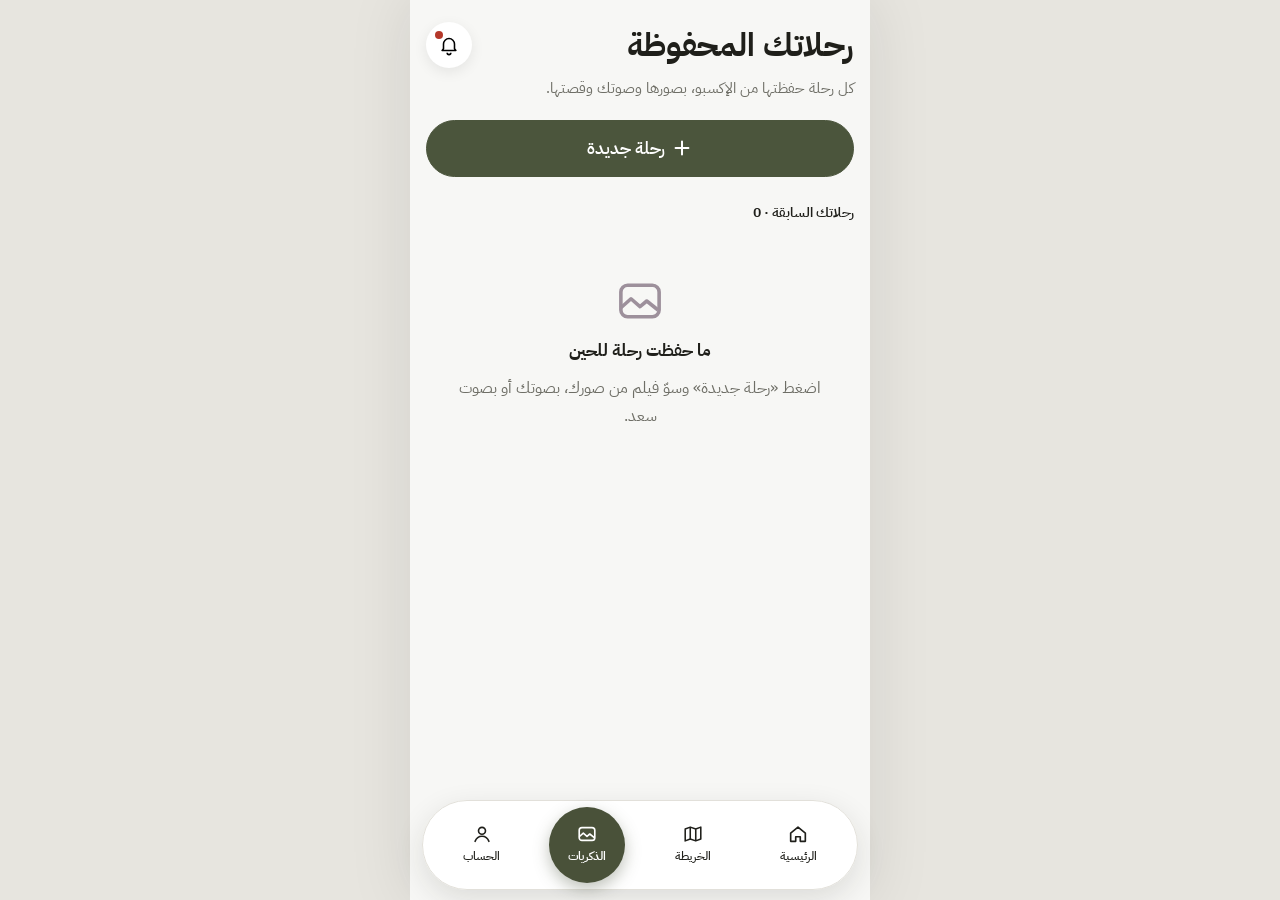
<file: web/memories.html>
<!doctype html>
<html lang="ar" dir="rtl">
<head>
<meta charset="utf-8">
<meta name="viewport" content="width=device-width, initial-scale=1">
<title>لقيا · رحلاتك المحفوظة</title>
<link rel="preconnect" href="https://fonts.googleapis.com">
<link rel="preconnect" href="https://fonts.gstatic.com" crossorigin>
<link href="https://fonts.googleapis.com/css2?family=IBM+Plex+Sans+Arabic:wght@400;500;600;700&display=swap" rel="stylesheet">
<link rel="stylesheet" href="laqya.css">
<style>
  /* "رحلاتك المحفوظة" (Figma): the visitor's saved trip films, newest first; a tap plays one */
  .head { display: flex; align-items: center; justify-content: space-between; gap: .8rem; margin-top: .4rem; }
  .head h1 { font-size: clamp(1.6rem, 7vw, 2rem); }
  .bell { position: relative; width: 46px; height: 46px; border-radius: 50%; background: #fff; border: 0; display: grid; place-items: center;
    box-shadow: 0 4px 14px rgba(0, 0, 0, .08); cursor: pointer; flex: none; }
  .bell svg { width: 22px; height: 22px; }
  .bell::after { content: ""; position: absolute; top: 9px; inset-inline-end: 9px; width: 8px; height: 8px; border-radius: 50%; background: #B4382A; }
  .lead { margin-top: -.6rem; font-size: .92rem; }
  .new { padding: .95rem; font-size: 1.05rem; }
  .new svg { width: 22px; height: 22px; }
  .bar-row { display: flex; align-items: center; justify-content: space-between; margin-top: .3rem; font-size: .9rem; }
  .bar-row b { font-weight: 600; }
  .sort { background: none; border: 0; font: 500 .85rem var(--font); color: var(--soft); cursor: pointer; padding: .2rem; }
  .trips { display: grid; gap: .8rem; }
  .trip { display: flex; align-items: center; gap: .9rem; padding: .7rem; border-radius: 22px; background: var(--card);
    border: 1px solid var(--line); cursor: pointer; text-align: start; font: inherit; color: inherit; width: 100%; }
  .trip:focus-visible { outline: 3px solid var(--focus); outline-offset: 2px; }
  .thumb { position: relative; width: 74px; height: 74px; border-radius: 16px; flex: none; background: #D9D3C7 center / cover; display: grid; place-items: center; }
  .thumb span { width: 30px; height: 30px; border-radius: 50%; background: rgba(255, 255, 255, .92); display: grid; place-items: center; }
  .thumb svg { width: 12px; height: 12px; color: var(--ink); }
  .trip .txt { flex: 1; min-width: 0; }
  .trip b { display: block; font-size: 1.05rem; font-weight: 700; line-height: 1.5; white-space: nowrap; overflow: hidden; text-overflow: ellipsis; }
  .trip small { display: block; color: var(--soft); font-size: .8rem; }
  .trip .chev { color: var(--soft); flex: none; }
  .trip .chev svg { width: 18px; height: 18px; }
  .empty { text-align: center; padding: 2rem 1rem; color: var(--soft); display: grid; gap: .5rem; justify-items: center; }
  .empty svg { width: 54px; height: 54px; color: var(--plum); opacity: .6; }
  .empty b { color: var(--ink); font-size: 1.05rem; }

  /* a trip, playing */
  .sheet { position: fixed; inset: 0; z-index: 40; display: grid; place-items: center; padding: 16px; background: rgba(20, 18, 14, .62);
    -webkit-backdrop-filter: blur(6px); backdrop-filter: blur(6px); }
  .sheet[hidden] { display: none; }
  .sheet .box { width: min(380px, 100%); max-height: 100%; overflow-y: auto; background: var(--bg); border-radius: 26px; padding: 1rem; display: grid; gap: .7rem; }
  .sheet video { width: 100%; max-height: 62vh; border-radius: 18px; background: #000; display: block; }
  .sheet h2 { font-size: 1.15rem; }
  .sheet p { margin: 0; color: var(--soft); font-size: .86rem; line-height: 1.7; white-space: pre-line; }
  .sheet .row { display: flex; gap: .5rem; flex-wrap: wrap; }
  .sheet .row .btn { flex: 1; padding: .6rem .8rem; }
  .sheet .danger { color: #A1442F; border-color: #E4C3B9; }
  .sheet .close { justify-self: center; background: none; border: 0; color: var(--soft); font: 500 .9rem var(--font); cursor: pointer; padding: .3rem; }
  .status { margin: 0; font-size: .84rem; color: var(--soft); min-height: 1.2em; }
</style>
</head>
<body>
<main class="page">
  <header class="head">
    <h1>رحلاتك المحفوظة</h1>
    <button class="bell" type="button" aria-label="التنبيهات">
      <svg viewBox="0 0 24 24" aria-hidden="true"><path d="M6 16V11a6 6 0 0112 0v5l1.5 2h-15zM10 20.5a2 2 0 004 0" stroke="currentColor" stroke-width="1.7" fill="none" stroke-linejoin="round"/></svg></button>
  </header>
  <p class="lead">كل رحلة حفظتها من الإكسبو، بصورها وصوتك وقصتها.</p>

  <a class="btn primary block new" href="memory.html">
    <svg viewBox="0 0 24 24" aria-hidden="true"><path d="M12 5v14M5 12h14" stroke="currentColor" stroke-width="2.2" stroke-linecap="round"/></svg>
    رحلة جديدة</a>

  <div class="bar-row">
    <b id="count"></b>
    <button class="sort" type="button" id="sortBtn" aria-live="polite">الأحدث أولاً</button>
  </div>
  <div class="trips" id="trips"></div>
</main>

<div class="sheet" id="sheet" hidden role="dialog" aria-modal="true" aria-labelledby="sheetTitle">
  <div class="box">
    <video id="player" controls playsinline></video>
    <h2 id="sheetTitle"></h2>
    <p id="sheetMeta"></p>
    <div class="row">
      <a class="btn primary" id="dl" download>⬇ حمّل</a>
      <button class="btn" type="button" id="shareBtn">↗ شارك</button>
      <button class="btn danger" type="button" id="delBtn">احذف</button>
    </div>
    <p class="status" id="status" aria-live="polite"></p>
    <button class="close" type="button" id="closeBtn">إغلاق</button>
  </div>
</div>

<nav class="tabbar" data-current="memories"></nav>
<script type="module" src="laqya-nav.js"></script>
<script type="module">
import * as trips from './trips.js';

const $ = (id) => document.getElementById(id);
const ar = (n) => String(Number(n) || 0);   // the design writes numbers in Latin digits (14 أكتوبر 2026 · 6 صور)
const day = (t) => new Date(t).toLocaleDateString('ar-SA-u-ca-gregory-nu-latn', { day: 'numeric', month: 'long', year: 'numeric' });
const PLAY = '<svg viewBox="0 0 24 24"><path d="M8 5.5v13l11-6.5z" fill="currentColor"/></svg>';
const CHEV = '<svg viewBox="0 0 24 24"><path d="M15 6l-6 6 6 6" stroke="currentColor" stroke-width="2" fill="none" stroke-linecap="round" stroke-linejoin="round"/></svg>';
let newestFirst = true;
let open = null, url = null;

function meta(t) {
  return `${day(t.at)} · ${ar(t.photos || 0)} صور · ${trips.clock(t.seconds || 0)}`;
}

function draw() {
  const all = trips.list().sort((a, b) => (newestFirst ? b.at - a.at : a.at - b.at));
  $('count').textContent = `رحلاتك السابقة · ${ar(all.length)}`;
  $('sortBtn').textContent = newestFirst ? 'الأحدث أولاً' : 'الأقدم أولاً';
  $('sortBtn').hidden = all.length < 2;
  if (!all.length) {
    $('trips').innerHTML = `<div class="empty">
      <svg viewBox="0 0 24 24" aria-hidden="true"><rect x="3.5" y="5" width="17" height="14" rx="3" stroke="currentColor" stroke-width="1.6" fill="none"/><path d="M3.5 15l4.5-4 4 3.5 3-2.5 5 4" stroke="currentColor" stroke-width="1.6" fill="none" stroke-linejoin="round"/></svg>
      <b>ما حفظت رحلة للحين</b><span>اضغط «رحلة جديدة» وسوّ فيلم من صورك، بصوتك أو بصوت سعد.</span></div>`;
    return;
  }
  $('trips').replaceChildren(...all.map((t) => {
    const b = document.createElement('button');
    b.type = 'button';
    b.className = 'trip';
    b.innerHTML = `<span class="thumb"><span>${PLAY}</span></span><span class="txt"><b></b><small></small></span><span class="chev" aria-hidden="true">${CHEV}</span>`;
    if (t.thumb) b.querySelector('.thumb').style.backgroundImage = `url(${t.thumb})`;
    b.querySelector('b').textContent = t.title || 'رحلتي';
    b.querySelector('small').textContent = meta(t);
    b.setAttribute('aria-label', `${t.title || 'رحلتي'}، ${meta(t)}`);
    b.addEventListener('click', () => show(t));
    return b;
  }));
}

async function show(t) {
  open = t;
  $('sheetTitle').textContent = t.title || 'رحلتي';
  $('sheetMeta').textContent = [meta(t), t.story].filter(Boolean).join('\n');
  $('status').textContent = '';
  const blob = t.hasFilm ? await trips.film(t.id) : null;
  if (url) URL.revokeObjectURL(url);
  url = blob ? URL.createObjectURL(blob) : null;
  $('player').hidden = !url;
  $('dl').hidden = !url;
  $('shareBtn').hidden = !url;
  if (url) {
    $('player').src = url;
    $('dl').href = url;
    $('dl').download = `laqya-${new Date(t.at).toISOString().slice(0, 10)}.${(t.type || '').includes('mp4') ? 'mp4' : 'webm'}`;
  } else {
    $('status').textContent = t.id.startsWith('old')
      ? 'هالرحلة انحفظت قبل التحديث، وقتها ما كان الفيلم نفسه ينحفظ معها. الرحلات الجديدة تنحفظ بفيلمها وتقدر تشغّلها من هنا.'
      : 'الفيلم نفسه مو محفوظ في هالمتصفح (يمكن انمسحت بيانات المتصفح)، بس القصة باقية.';
  }
  $('sheet').hidden = false;
  if (url) $('player').play().catch(() => {});
}
function close() {
  $('player').pause();
  $('sheet').hidden = true;
  open = null;
}
$('closeBtn').addEventListener('click', close);
$('sheet').addEventListener('click', (e) => { if (e.target === $('sheet')) close(); });
addEventListener('keydown', (e) => { if (e.key === 'Escape' && !$('sheet').hidden) close(); });
$('delBtn').addEventListener('click', async () => {
  if (!open || !confirm('نحذف هالرحلة من هذا المتصفح؟')) return;
  await trips.remove(open.id);
  close();
  draw();
});
$('shareBtn').addEventListener('click', async () => {
  if (!open || !url) return;
  const blob = await (await fetch(url)).blob();
  const file = new File([blob], $('dl').download, { type: blob.type });
  try {
    if (navigator.canShare?.({ files: [file] })) await navigator.share({ files: [file], title: open.title, text: `${open.title} · لقيا` });
    else if (navigator.share) { await navigator.share({ title: open.title, text: `${open.title} · رحلتي مع لقيا`, url: location.origin }); $('status').textContent = 'المتصفح هذا ما يرسل الفيديو نفسه: حمّله وأرفقه.'; }
    else $('status').textContent = 'المتصفح هذا ما يدعم المشاركة. حمّل الرحلة وشاركها من جهازك.';
  } catch (e) { if (e.name !== 'AbortError') $('status').textContent = 'ما قدرت أشارك الحين.'; }
});
$('sortBtn').addEventListener('click', () => { newestFirst = !newestFirst; draw(); });
draw();
</script>
</body>
</html>
</file>
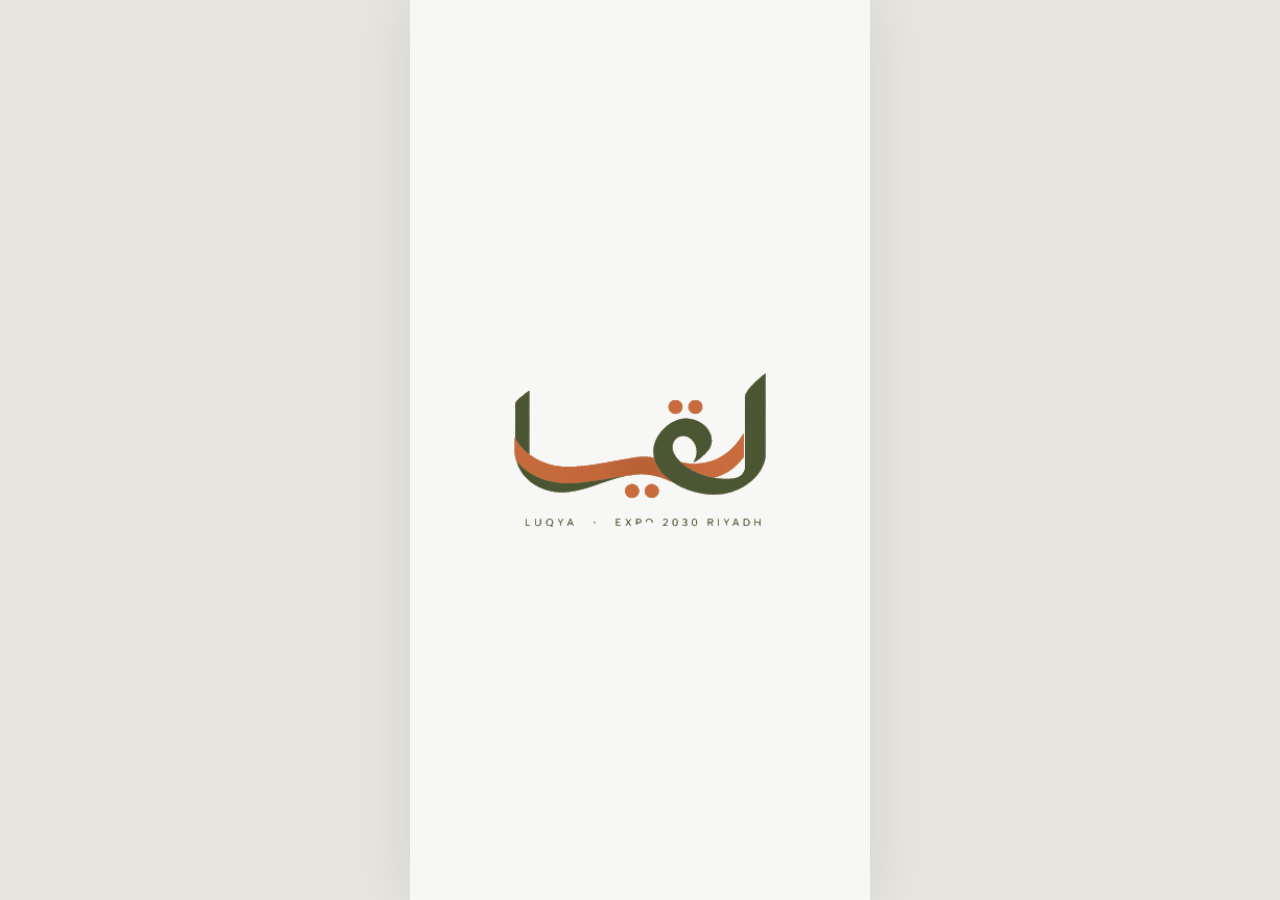
<file: web/onboarding.html>
<!doctype html>
<html lang="ar" dir="rtl">
<head>
<meta charset="utf-8">
<meta name="viewport" content="width=device-width, initial-scale=1">
<title>لقيا · أهلاً</title>
<link rel="preconnect" href="https://fonts.googleapis.com">
<link rel="preconnect" href="https://fonts.gstatic.com" crossorigin>
<link href="https://fonts.googleapis.com/css2?family=IBM+Plex+Sans+Arabic:wght@400;500;600;700&display=swap" rel="stylesheet">
<link rel="stylesheet" href="laqya.css">
<style>
  /* The first visit, as the team's Figma draws it: the logo, two slides, then the welcome with sign-in choices */
  body { overflow: hidden; }
  .screen { position: fixed; inset: 0; display: grid; transition: opacity .5s ease; }
  .screen[hidden] { display: none !important; }
  .logo { font-weight: 700; color: var(--olive); line-height: 1; letter-spacing: 0; }
  .logo span { color: var(--terra); }

  /* the logo */
  #splash { place-items: center; background: var(--bg); text-align: center; }
  .splash-logo { width: min(62vw, 260px); height: auto; }
  .slide header img { width: 92px; height: auto; }
  #splash.out { opacity: 0; }

  /* the two slides: a full photo, the words at the bottom */
  .slide { background: #2A2722 center / cover; color: #fff; grid-template-rows: auto 1fr auto; isolation: isolate; }
  .slide::before { content: ""; position: absolute; inset: 0; z-index: -1;
    background: linear-gradient(180deg, rgba(247, 240, 230, .55) 0%, rgba(20, 18, 14, 0) 30%, rgba(20, 18, 14, .15) 50%, rgba(20, 18, 14, .85) 100%); }
  .slide header { display: flex; justify-content: space-between; align-items: center; padding: calc(1rem + env(safe-area-inset-top, 0px)) 20px 0; }
  .slide header .logo { font-size: 2rem; }
  .skip { background: none; border: 0; color: var(--ink); font: 500 .95rem var(--font); cursor: pointer; padding: .4rem; }
  .slide .words { grid-row: 3; max-width: 560px; width: 100%; margin: 0 auto; padding: 0 20px calc(1.4rem + env(safe-area-inset-bottom, 0px));
    text-align: center; display: grid; gap: .6rem; }
  .slide h1 { color: #fff; font-size: clamp(1.6rem, 6.5vw, 2.1rem); }
  .slide p { margin: 0; opacity: .9; line-height: 1.85; }
  .dots { display: flex; justify-content: center; gap: 6px; margin: .5rem 0 .3rem; }
  .dots i { width: 7px; height: 7px; border-radius: 99px; background: rgba(255, 255, 255, .45); }
  .dots i.on { width: 22px; background: #fff; }
  .nav { display: flex; justify-content: space-between; gap: .6rem; }
  .nav .btn { min-width: 96px; }
  .nav .btn.ghost { border-color: rgba(255, 255, 255, .7); color: #fff; }
  .nav .btn.primary { border-color: var(--olive); }

  /* the welcome */
  #welcome { background: var(--bg); overflow-y: auto; align-content: start; }
  .w-hero { position: relative; height: 46vh; min-height: 260px; background: #3A352C url(img/arches.jpg) center 30% / cover; }
  .w-hero::after { content: ""; position: absolute; inset: 0; background: linear-gradient(180deg, rgba(247, 247, 245, 0) 55%, var(--bg)); }
  .lang { position: absolute; z-index: 1; top: calc(1rem + env(safe-area-inset-top, 0px)); inset-inline-end: 16px;
    font: 500 .85rem var(--font); background: rgba(255, 255, 255, .92); color: var(--ink); border: 0; border-radius: 999px; padding: .35rem .8rem; cursor: pointer; }
  .w-body { max-width: 560px; width: 100%; margin: -2.2rem auto 0; position: relative; padding: 0 20px calc(1.5rem + env(safe-area-inset-bottom, 0px));
    display: grid; gap: .7rem; }
  .w-body p.lead { line-height: 1.9; }
  .or { display: flex; align-items: center; gap: .6rem; color: var(--soft); font-size: .82rem; margin: .2rem 0; }
  .or::before, .or::after { content: ""; flex: 1; height: 1px; background: var(--line); }
  .social { display: grid; grid-template-columns: 1fr 1fr; gap: .6rem; }
  .social .btn { border-color: var(--line); color: var(--ink); background: var(--card); }
  .social .btn.apple { background: #111; color: #fff; border-color: #111; }
  .social svg { width: 20px; height: 20px; }
  .guest { background: none; border: 0; font: 600 .95rem var(--font); color: var(--olive); cursor: pointer; padding: .5rem; justify-self: center; }
  .terms { margin: 0; text-align: center; font-size: .74rem; color: var(--soft); }
  .toast { position: fixed; z-index: 30; bottom: calc(1.2rem + env(safe-area-inset-bottom, 0px)); left: 50%; transform: translateX(-50%);
    background: var(--ink); color: #fff; border-radius: 999px; padding: .5rem 1rem; font-size: .88rem; white-space: nowrap; }
  @media (prefers-reduced-motion: reduce) { .screen { transition: none; } }
</style>
</head>
<body>
<section class="screen" id="splash" aria-label="لقيا">
  <img class="splash-logo" src="img/logo.png" alt="لقيا · Luqya, Expo 2030 Riyadh">
</section>

<section class="screen slide" id="slide1" style="background-image:url(img/onboard-1.jpg)" hidden aria-labelledby="t1">
  <header><img src="img/logo.png" alt="لقيا"><button class="skip" type="button" data-go="welcome">تخطّي</button></header>
  <div class="words">
    <h1 id="t1">استكشف المعرض من أي مكان</h1>
    <p>تنقّل بين الأجنحة والمعالم في تجربة افتراضية تفاعلية، وكأنك هناك.</p>
    <div class="dots" aria-hidden="true"><i class="on"></i><i></i></div>
    <div class="nav"><span></span><button class="btn primary" type="button" data-go="slide2">التالي</button></div>
  </div>
</section>

<section class="screen slide" id="slide2" style="background-image:url(img/onboard-2.jpg)" hidden aria-labelledby="t2">
  <header><img src="img/logo.png" alt="لقيا"><button class="skip" type="button" data-go="welcome">تخطّي</button></header>
  <div class="words">
    <h1 id="t2">ذكرياتك تستحق أن تُروى</h1>
    <p>حوّل صورك ومقاطعك إلى رحلة سينمائية يرويها صوتك، واحتفظ بلحظاتك بطريقة استثنائية.</p>
    <div class="dots" aria-hidden="true"><i></i><i class="on"></i></div>
    <div class="nav"><button class="btn ghost" type="button" data-go="slide1">السابق</button><button class="btn primary" type="button" data-go="welcome">ابدأ</button></div>
  </div>
</section>

<section class="screen" id="welcome" hidden aria-labelledby="t3">
  <div class="w-hero"><button class="lang" type="button" id="langBtn">English 🌐</button></div>
  <div class="w-body">
    <h1 id="t3">كل زاوية تحكي حكاية</h1>
    <p class="lead">العالم كله جاي الرياض… وأنت أول الحاضرين! خطّط زيارتك، اكتشف الأجنحة، واحفظ ذكرياتك في مكان واحد.</p>
    <a class="btn primary block" href="account.html?signup=1&next=home">إنشاء حساب</a>
    <a class="btn block" href="account.html?next=home">تسجيل دخول</a>
    <p class="or">أو كمّل بـ</p>
    <div class="social">
      <button class="btn" type="button" data-soon>
        <svg viewBox="0 0 24 24" aria-hidden="true"><path fill="#4285F4" d="M21.6 12.2c0-.7-.1-1.4-.2-2H12v3.8h5.4a4.6 4.6 0 01-2 3v2.5h3.2c1.9-1.7 3-4.3 3-7.3z"/><path fill="#34A853" d="M12 22c2.7 0 5-.9 6.6-2.5l-3.2-2.5c-.9.6-2 1-3.4 1-2.6 0-4.8-1.8-5.6-4.1H3.1v2.6A10 10 0 0012 22z"/><path fill="#FBBC05" d="M6.4 13.9a6 6 0 010-3.8V7.5H3.1a10 10 0 000 9z"/><path fill="#EA4335" d="M12 6c1.5 0 2.8.5 3.8 1.5l2.9-2.9A10 10 0 003.1 7.5l3.3 2.6C7.2 7.8 9.4 6 12 6z"/></svg>
        Google</button>
      <button class="btn apple" type="button" data-soon>
        <svg viewBox="0 0 24 24" aria-hidden="true"><path fill="currentColor" d="M16.4 12.6c0-2.4 2-3.5 2-3.6a4.3 4.3 0 00-3.4-1.8c-1.4-.1-2.8.9-3.5.9-.7 0-1.8-.8-3-.8a4.5 4.5 0 00-3.8 2.3c-1.6 2.8-.4 7 1.2 9.3.8 1.1 1.7 2.4 2.9 2.3 1.2 0 1.6-.7 3-.7s1.8.7 3 .7c1.3 0 2.1-1.1 2.8-2.3a10 10 0 001.3-2.6 4 4 0 01-2.5-3.7zM14.1 5.5A4 4 0 0015 2.6a4 4 0 00-2.6 1.4 3.8 3.8 0 00-1 2.8 3.4 3.4 0 002.7-1.3z"/></svg>
        Apple</button>
    </div>
    <button class="guest" type="button" id="guestBtn">الدخول كزائر</button>
    <p class="terms">بالمتابعة توافق على الشروط وسياسة الخصوصية</p>
  </div>
</section>
<div class="toast" id="toast" role="status" hidden></div>

<script type="module">
import { rememberLang, savedLang } from './languages.js';

const $ = (id) => document.getElementById(id);
const done = () => { try { localStorage.setItem('laqya-onboarded', '1'); } catch {} };
const quick = matchMedia('(prefers-reduced-motion: reduce)').matches;

function go(id) {
  for (const s of document.querySelectorAll('.screen')) s.hidden = s.id !== id;
  if (id === 'welcome') done();   // seen the slides: next time the app opens at home
  $(id).querySelector('h1, button, a')?.focus({ preventScroll: true });
}
document.querySelectorAll('[data-go]').forEach((b) => b.addEventListener('click', () => go(b.dataset.go)));

// the logo first, then the slides (straight to the welcome if they were seen before)
let seen = false;
try { seen = localStorage.getItem('laqya-onboarded') === '1'; } catch {}
setTimeout(() => { $('splash').classList.add('out'); setTimeout(() => go(seen ? 'welcome' : 'slide1'), quick ? 0 : 450); }, quick ? 600 : 1600);

// Saad's language: the welcome's English button (the app's own words stay Arabic, Saad speaks English)
function langLabel() { $('langBtn').textContent = savedLang() === 'en' ? 'العربية 🌐' : 'English 🌐'; }
$('langBtn').addEventListener('click', () => { rememberLang(savedLang() === 'en' ? 'ar' : 'en'); langLabel(); toast(savedLang() === 'en' ? 'Saad will speak English' : 'سعد بيتكلم عربي'); });
langLabel();

$('guestBtn').addEventListener('click', () => {
  try { localStorage.setItem('laqya-user', JSON.stringify({ name: 'زائر', guest: true })); } catch {}
  location.href = 'home.html';
});

// Google and Apple are drawn, not wired (no real accounts in this version)
let t;
function toast(text) { $('toast').textContent = text; $('toast').hidden = false; clearTimeout(t); t = setTimeout(() => { $('toast').hidden = true; }, 2200); }
document.querySelectorAll('[data-soon]').forEach((b) => b.addEventListener('click', () => toast('الدخول بـ Google وApple قريباً')));
</script>
</body>
</html>
</file>
<file: web/laqya.css>
/* Lqya (لقيا): the app's own pages (home, map, account), from the team's Figma.
   Warm off-white, white cards, olive for actions, plum and lilac for memories, peach and terracotta for the Expo. */
:root {
  --bg: #F7F7F5; --card: #FFFFFF; --olive: #4B553C; --olive-nav: #495139; --plum: #624C61; --lilac: #EEE2EC;
  --peach: #F7DCD1; --terra: #8F5A43; --ink: #1F1F1A; --soft: #6E6E66; --line: #E2E0DA; --focus: #D9A23A;
  --font: "IBM Plex Sans Arabic", "Segoe UI", Tahoma, system-ui, sans-serif;
}
* { box-sizing: border-box; }
[hidden] { display: none !important; }
body { margin: 0; background: var(--bg); color: var(--ink); font: 400 1rem/1.75 var(--font); }
a { color: inherit; }
a:focus-visible, button:focus-visible { outline: 3px solid var(--focus); outline-offset: 2px; }
.page { max-width: 640px; margin: 0 auto; padding: 1rem 16px calc(6.5rem + env(safe-area-inset-bottom, 0px)); display: grid; gap: 1.1rem; }

.app-top { display: flex; align-items: center; justify-content: space-between; gap: .75rem; }
.brand { font-size: 1.5rem; font-weight: 700; color: var(--olive); letter-spacing: 0; text-decoration: none; }
.round { width: 42px; height: 42px; border-radius: 50%; display: grid; place-items: center; flex: none;
  background: var(--card); border: 1px solid var(--line); color: var(--ink); cursor: pointer; text-decoration: none; padding: 0; }
.round svg { width: 20px; height: 20px; }
h1 { margin: 0; font-size: clamp(1.6rem, 6vw, 2rem); font-weight: 700; line-height: 1.4; text-wrap: balance; }
h2 { margin: 0; font-size: 1.15rem; font-weight: 600; }
.lead { margin: 0; color: var(--soft); }
.card { background: var(--card); border: 1px solid var(--line); border-radius: 22px; padding: 1rem 1.1rem; }

.btn { font: 600 .95rem var(--font); border-radius: 999px; padding: .7rem 1.2rem; cursor: pointer; text-decoration: none;
  border: 1.5px solid var(--olive); background: transparent; color: var(--olive); display: inline-flex; align-items: center;
  justify-content: center; gap: .4rem; }
.btn.primary { background: var(--olive); color: #fff; }
.btn.block { display: flex; width: 100%; }
.btn:disabled, .btn[aria-disabled="true"] { opacity: .45; cursor: default; }
.tag { display: inline-block; font-size: .75rem; font-weight: 600; border-radius: 999px; padding: .1rem .6rem; }
.tag.open { background: #E5E9DC; color: var(--olive); }
.tag.soon { background: #EFEDE7; color: var(--soft); }

/* bottom navigation (home, map, memories, account): a floating white pill, the current tab in an olive circle */
.tabbar { position: fixed; z-index: 20; inset-inline: 12px; bottom: calc(10px + env(safe-area-inset-bottom, 0px)); max-width: 520px; margin: 0 auto;
  background: rgba(255, 255, 255, .94); border: 1px solid var(--line); border-radius: 999px; padding: 6px;
  box-shadow: 0 10px 30px rgba(31, 31, 26, .12); -webkit-backdrop-filter: blur(12px); backdrop-filter: blur(12px); }
.tabbar ul { list-style: none; margin: 0; padding: 0; display: grid; grid-template-columns: repeat(4, 1fr); align-items: center; }
.tabbar a { display: grid; justify-items: center; gap: 1px; text-decoration: none; color: var(--ink); font-size: .74rem;
  font-weight: 500; padding: .45rem 0; border-radius: 999px; }
.tabbar svg { width: 22px; height: 22px; }
.tabbar .pip { display: grid; place-items: center; }
.tabbar a[aria-current="page"] { background: var(--olive-nav); color: #fff; font-weight: 600; aspect-ratio: 1; width: min(76px, 100%);
  margin: 0 auto; align-content: center; box-shadow: 0 6px 16px rgba(73, 81, 57, .35); }

/* Wider screens: the app is designed for a phone, so it shows as one phone-wide column in the middle
   (the 3D tour shows in the same column through frame.html). Fixed parts (screens, map, nav bar) line up with the column. */
@media (min-width: 600px) {
  :root { --col: 460px; --col-edge: calc(50% - var(--col) / 2); }
  html { background: #E7E5DF; }
  body { max-width: var(--col); margin: 0 auto; min-height: 100vh; box-shadow: 0 0 60px rgba(31, 31, 26, .10); }
  .tabbar { left: calc(var(--col-edge) + 12px); right: calc(var(--col-edge) + 12px); max-width: none; }
  .screen, .stage { left: var(--col-edge) !important; right: var(--col-edge) !important; }
  .city { width: var(--col) !important; }
  .search, .sheet { left: calc(var(--col-edge) + 12px) !important; right: calc(var(--col-edge) + 12px) !important; max-width: none !important; }
  .toast { left: 50%; }
}
</file>
